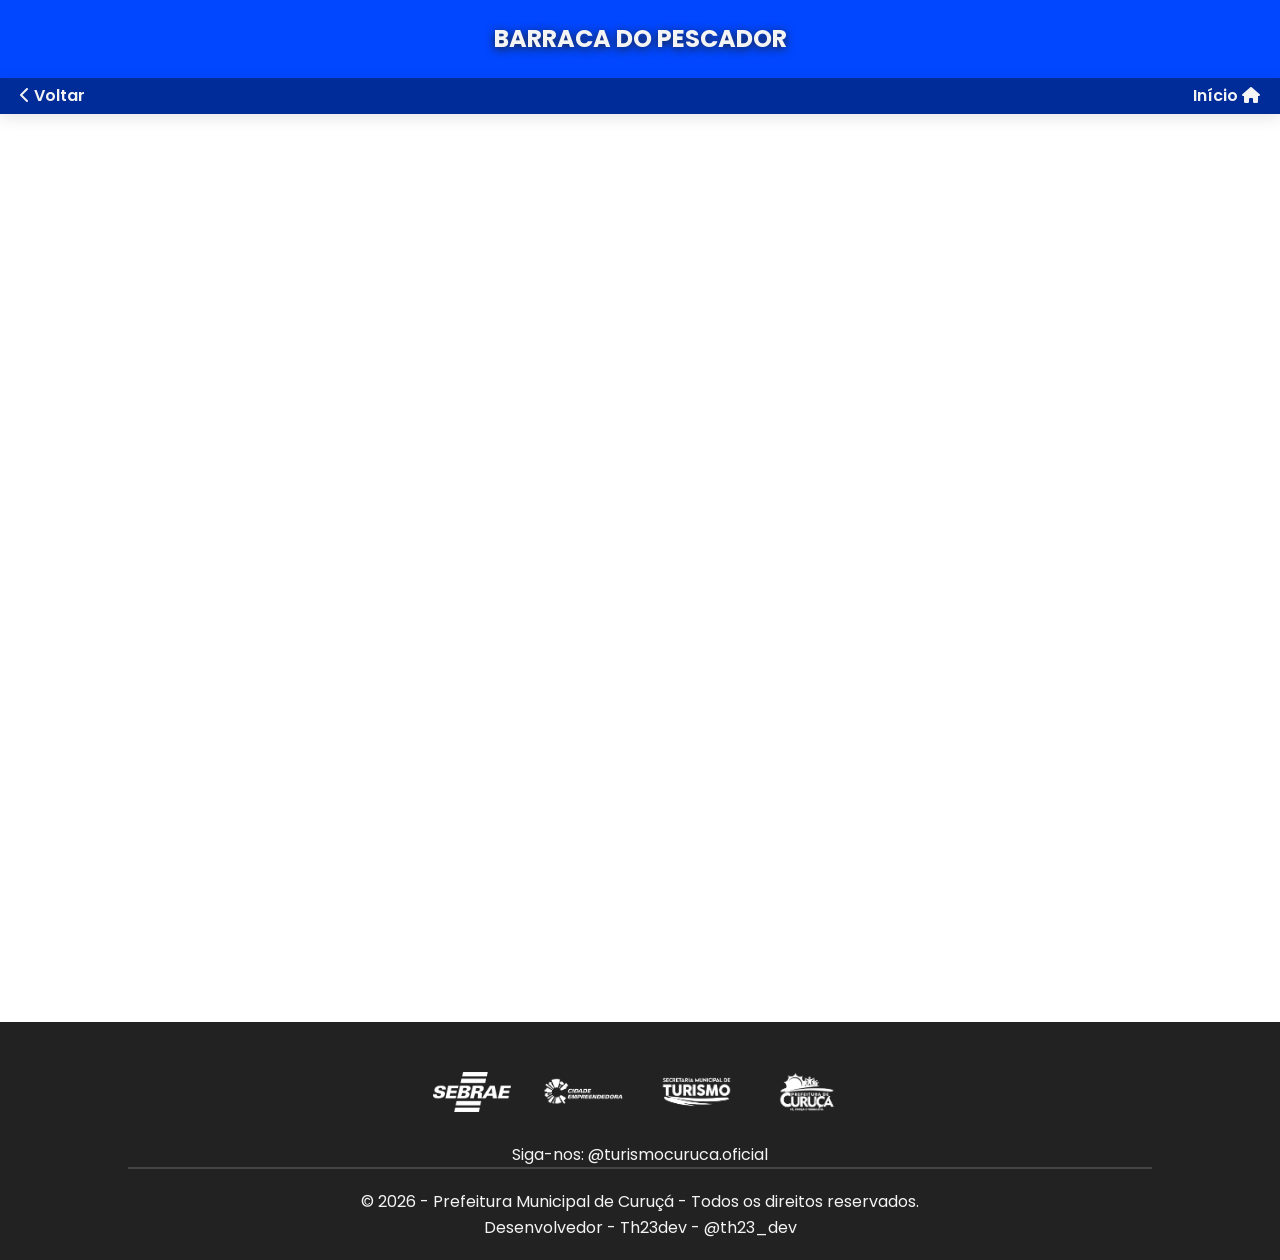
<file: pages/barraca_do_pescador.html>
<!DOCTYPE html>
<html lang="pt-br">

<head>
   <meta charset="UTF-8">
   <meta name="viewport" content="width=device-width, initial-scale=1.0">
   <title>Turismo Curuçá - Portal</title>
   <link href="https://cdnjs.cloudflare.com/ajax/libs/font-awesome/6.0.0/css/all.min.css" rel="stylesheet">
   <link rel="stylesheet" href="../css/conexao.css">
</head>

<body>

   <nav class="back-nav">
      <div class="text-box">
         <h1>Barraca do Pescador</h1>
      </div>
      <div class="btn-box">
         <a href="menu.html" class="btn-voltar">
            <i class="fas fa-chevron-left"></i> Voltar
         </a>
         <a href="../index.html" class="btn-voltar">
            Início <i class="fas fa-house"></i>
         </a>
      </div>
   </nav>

   <main>
      <iframe id="barraca-do-pescador" src="https://sabor-curuca-pescador.base44.app/Home" frameborder="0"></iframe>
   </main>

   <footer>
      <div class="footer-logos">
         <img src="../imgs/logos-bg/logo-sebrae.webp" alt="sebrae">
         <img src="../imgs/logos-bg/logo-cidade-empreendedora.webp" alt="cidade empreendedora">
         <img src="../imgs/logos-bg/logo-sec-turismo.webp" alt="secretaria de turismo Curuçá">
         <img src="../imgs/logos-bg/logo-prefeitura-curuca.webp" alt="prefeitura de Curuçá">
      </div>
      <div class="social-links">
         <p>Siga-nos: @turismocuruca.oficial</p>
      </div>
      <hr style="border: 0.5px solid #444; margin-bottom: 20px;">
      <p>&copy; 2026 - Prefeitura Municipal de Curuçá - Todos os direitos reservados.</p>
      <p>Desenvolvedor - Th23dev - @th23_dev</p>
   </footer>

</body>
<script src="../js/script.js"></script>
</html>
</file>
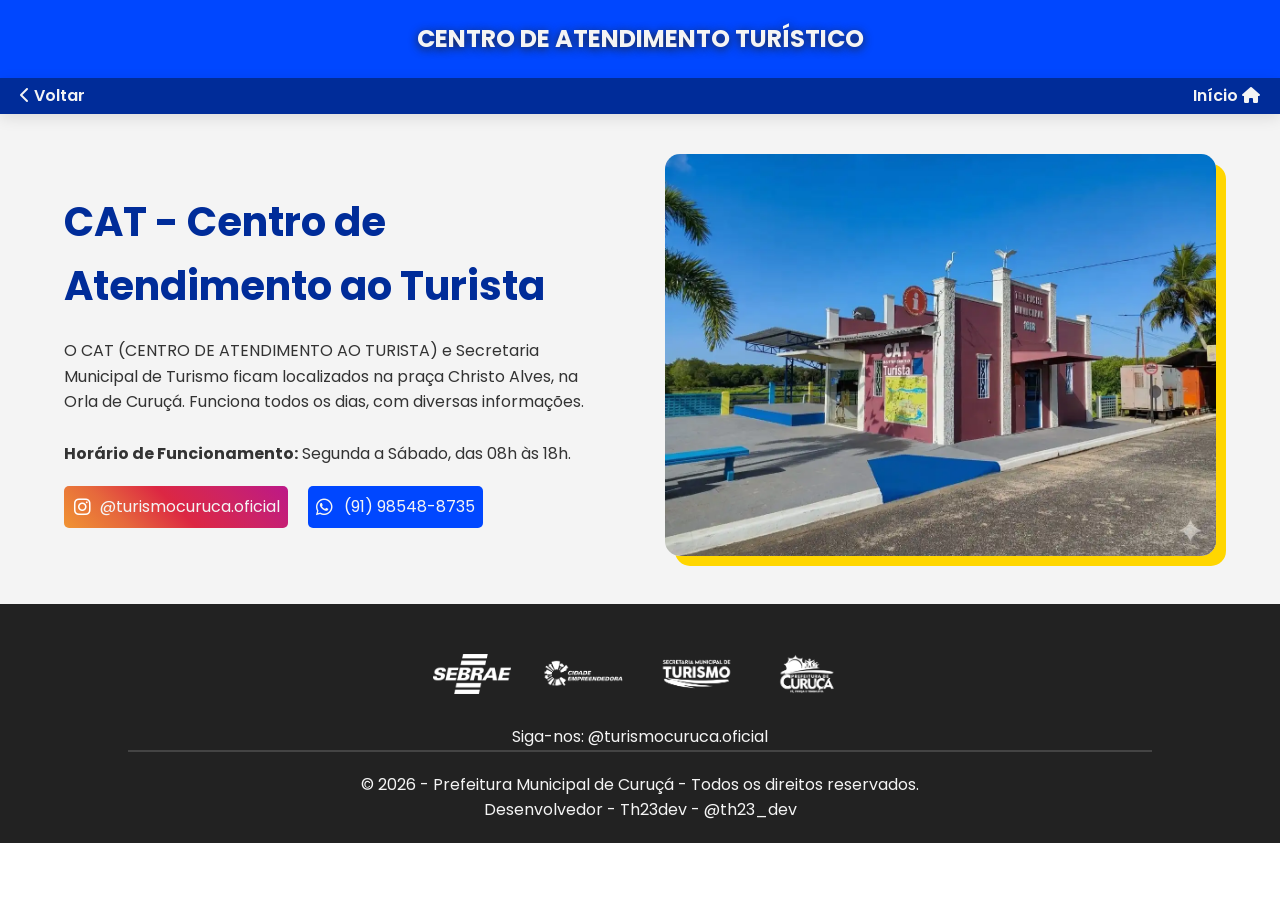
<file: pages/cat.html>
<!DOCTYPE html>
<html lang="pt-br">

<head>
   <meta charset="UTF-8">
   <meta name="viewport" content="width=device-width, initial-scale=1.0">
   <title>Turismo Curuçá - Portal</title>
   <link href="https://cdnjs.cloudflare.com/ajax/libs/font-awesome/6.0.0/css/all.min.css" rel="stylesheet">
   <link rel="stylesheet" href="../css/conexao.css">
</head>

<body>

   <nav class="back-nav">
      <div class="text-box">
         <h1>Centro de Atendimento Turístico</h1>
      </div>
      <div class="btn-box">
         <a href="menu.html" class="btn-voltar">
            <i class="fas fa-chevron-left"></i> Voltar
         </a>
         <a href="../index.html" class="btn-voltar">
            Início <i class="fas fa-house"></i>
         </a>
      </div>
   </nav>

   <main>
      <section class="info-section">
         <div class="info">
            <h2>CAT - Centro de Atendimento ao Turista</h2>
            <p>O CAT (CENTRO DE ATENDIMENTO AO TURISTA) e Secretaria Municipal de Turismo ficam localizados na praça
               Christo Alves, na Orla de Curuçá.
               Funciona todos os dias, com diversas informações.</p>
            <br>
            <p><strong>Horário de Funcionamento:</strong> Segunda a Sábado, das 08h às 18h.</p>

            <div class="social-links">
               <a class="tag insta" href="https://www.instagram.com/turismocuruca.oficial" target="_blank"><i
                     class="fab fa-instagram"></i>@turismocuruca.oficial</a>
               <span class="zapp tag"><i class="fab fa-whatsapp"></i>(91) 98548-8735</span>
            </div>
         </div>
         <div class="info-image">
            <img src="../imgs/logos-bg/cat.webp" alt="Centro de Atendimento ao Turista">
         </div>
      </section>

   </main>

   <footer>
      <div class="footer-logos">
         <img src="../imgs/logos-bg/logo-sebrae.webp" alt="sebrae">
         <img src="../imgs/logos-bg/logo-cidade-empreendedora.webp" alt="cidade empreendedora">
         <img src="../imgs/logos-bg/logo-sec-turismo.webp" alt="secretaria de turismo Curuçá">
         <img src="../imgs/logos-bg/logo-prefeitura-curuca.webp" alt="prefeitura de Curuçá">
      </div>
      <div class="social-links">
         <p>Siga-nos: @turismocuruca.oficial</p>
      </div>
      <hr style="border: 0.5px solid #444; margin-bottom: 20px;">
      <p>&copy; 2026 - Prefeitura Municipal de Curuçá - Todos os direitos reservados.</p>
      <p>Desenvolvedor - Th23dev - @th23_dev</p>
   </footer>

</body>
<script src="../js/script.js"></script>
</html>
</file>
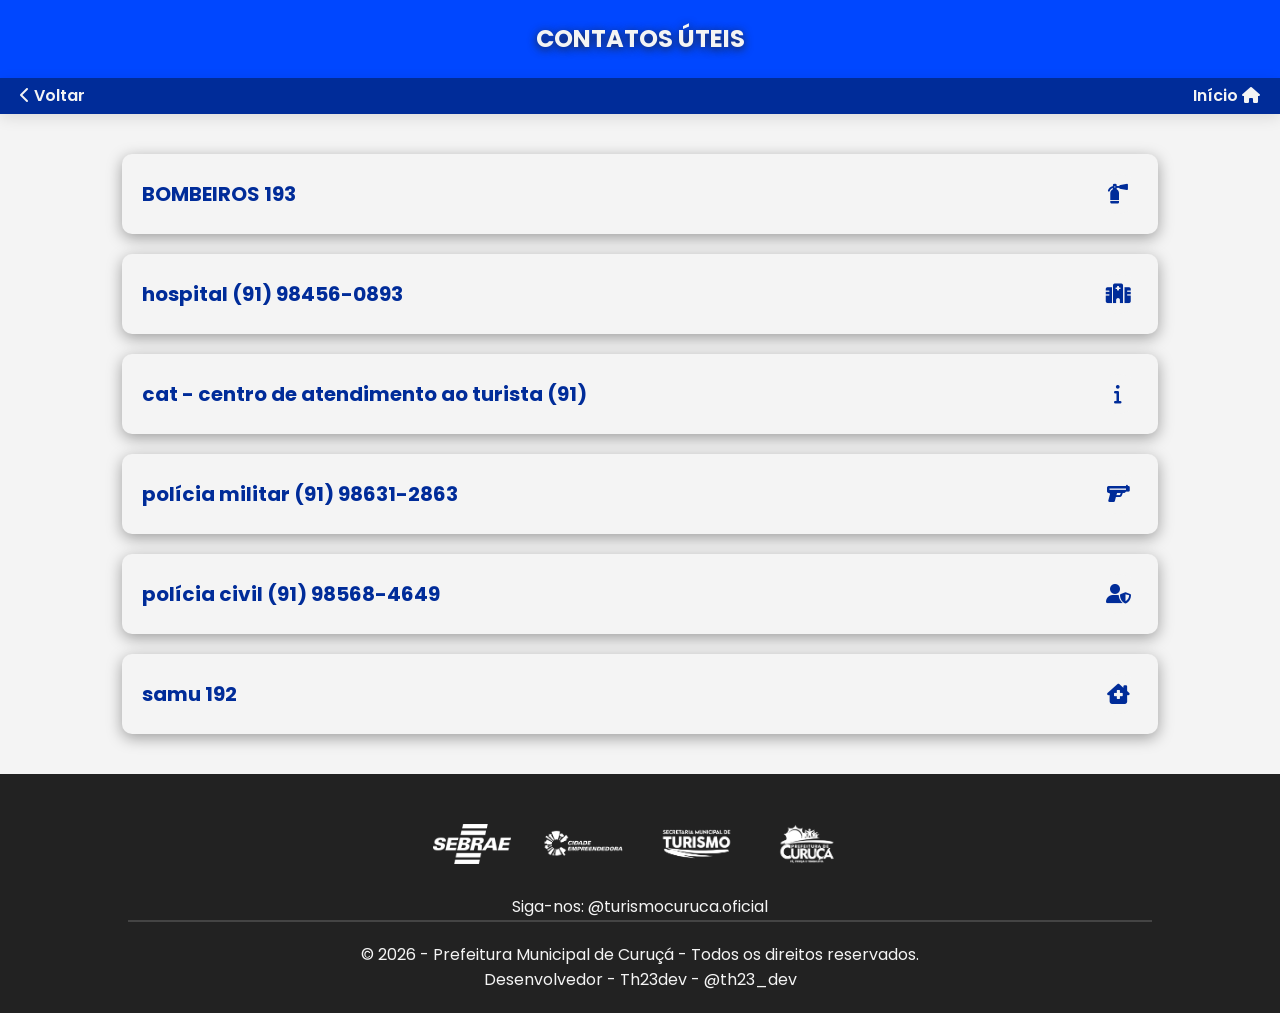
<file: pages/contatos_uteis.html>
<!DOCTYPE html>
<html lang="pt-br">

<head>
   <meta charset="UTF-8">
   <meta name="viewport" content="width=device-width, initial-scale=1.0">
   <title>Turismo Curuçá - Portal</title>
   <link href="https://cdnjs.cloudflare.com/ajax/libs/font-awesome/6.0.0/css/all.min.css" rel="stylesheet">
   <link rel="stylesheet" href="../css/conexao.css">
</head>

<body>

   <nav class="back-nav">
      <div class="text-box">
         <h1>Contatos Úteis</h1>
      </div>
      <div class="btn-box">
         <a href="menu.html" class="btn-voltar">
            <i class="fas fa-chevron-left"></i> Voltar
         </a>
         <a href="../index.html" class="btn-voltar">
            Início <i class="fas fa-house"></i>
         </a>
      </div>
   </nav>

   <main>
      <section id="contact-section">
         <div class="contact">
            BOMBEIROS 193 <i class="fas fa-fire-extinguisher"></i>
         </div>
         <div class="contact">
            hospital (91) 98456-0893 <i class="fas fa-hospital"></i>
         </div>
         <div class="contact">
            cat - centro de atendimento ao turista (91) <i class="fas fa-info"></i>
         </div>
         <div class="contact">
            polícia militar (91) 98631-2863 <i class="fas fa-gun"></i>
         </div>
         <div class="contact">
            polícia civil (91) 98568-4649 <i class="fas fa-user-shield"></i>
         </div>
         <div class="contact">
            samu 192 <i class="fas fa-house-chimney-medical"></i>
         </div>
      </section>
   </main>

   <footer>
      <div class="footer-logos">
         <img src="../imgs/logos-bg/logo-sebrae.webp" alt="sebrae">
         <img src="../imgs/logos-bg/logo-cidade-empreendedora.webp" alt="cidade empreendedora">
         <img src="../imgs/logos-bg/logo-sec-turismo.webp" alt="secretaria de turismo Curuçá">
         <img src="../imgs/logos-bg/logo-prefeitura-curuca.webp" alt="prefeitura de Curuçá">
      </div>
      <div class="social-links">
         <p>Siga-nos: @turismocuruca.oficial</p>
      </div>
      <hr style="border: 0.5px solid #444; margin-bottom: 20px;">
      <p>&copy; 2026 - Prefeitura Municipal de Curuçá - Todos os direitos reservados.</p>
      <p>Desenvolvedor - Th23dev - @th23_dev</p>
   </footer>

</body>
<script src="../js/script.js"></script>
</html>
</file>
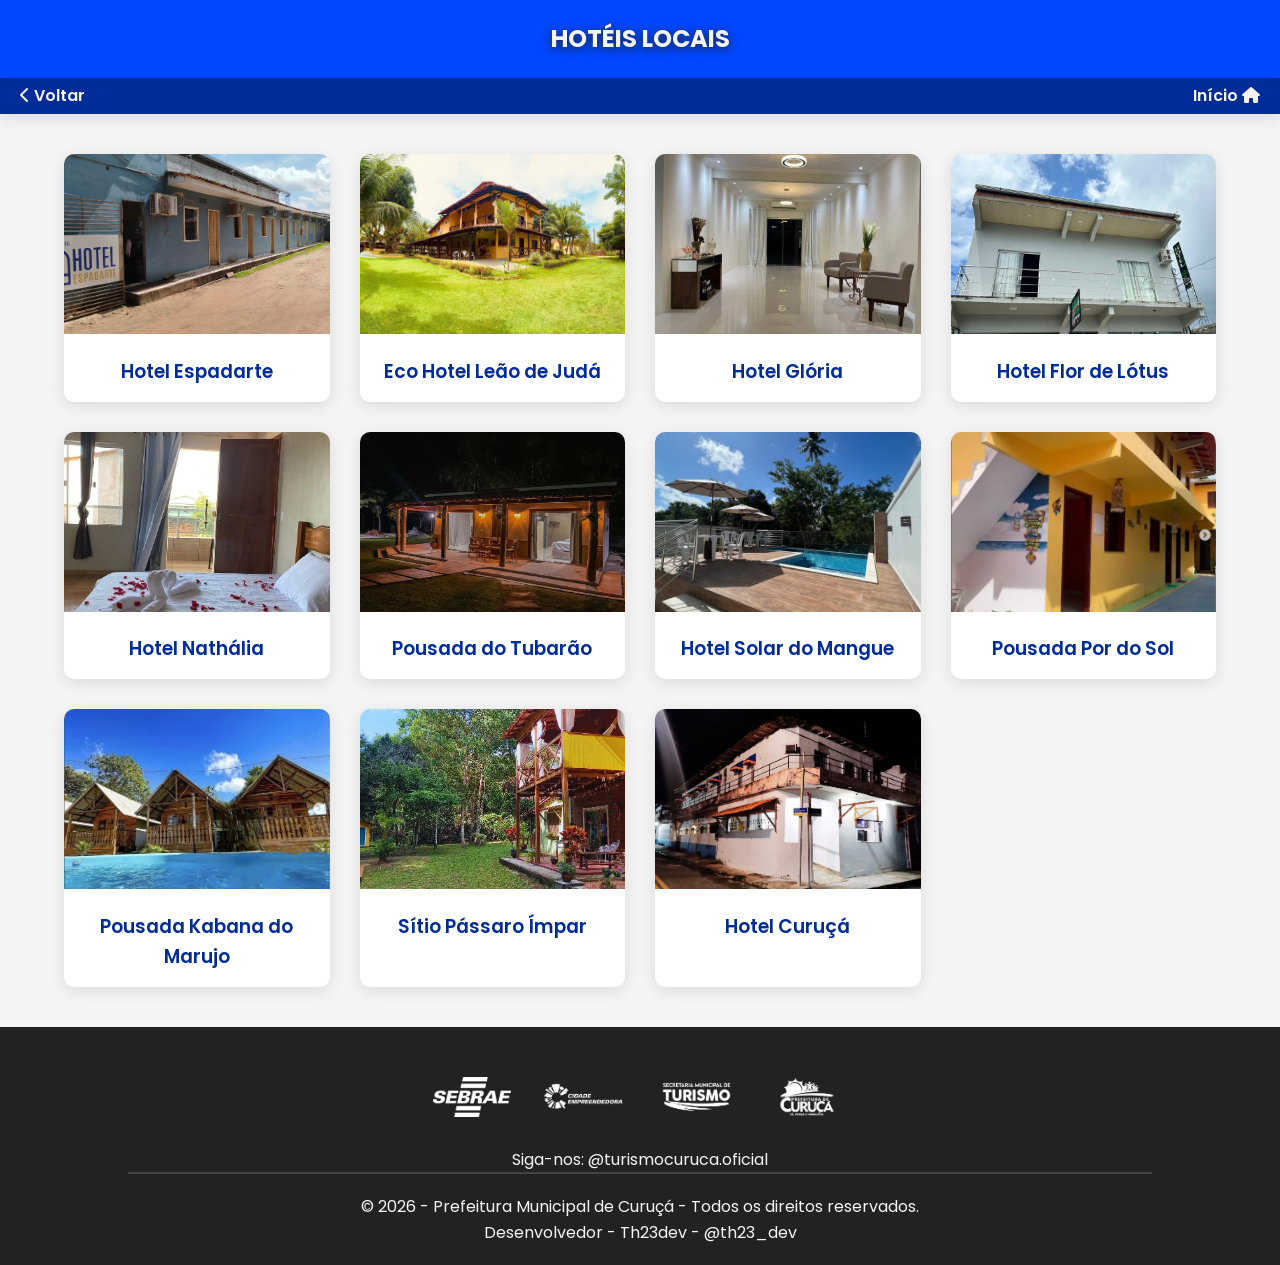
<file: pages/hoteis.html>
<!DOCTYPE html>
<html lang="pt-br">

<head>
   <meta charset="UTF-8">
   <meta name="viewport" content="width=device-width, initial-scale=1.0">
   <title>Turismo Curuçá - Portal</title>
   <link href="https://cdnjs.cloudflare.com/ajax/libs/font-awesome/6.0.0/css/all.min.css" rel="stylesheet">
   <link rel="stylesheet" href="../css/conexao.css">
</head>

<body>

   <nav class="back-nav">
      <div class="text-box">
         <h1>Hotéis Locais</h1>
      </div>
      <div class="btn-box">
         <a href="menu.html" class="btn-voltar">
            <i class="fas fa-chevron-left"></i> Voltar
         </a>
         <a href="../index.html" class="btn-voltar">
            Início <i class="fas fa-house"></i>
         </a>
      </div>
   </nav>

   <main>
      <!-- Catálogo de prais -->
      <section class="catalogo">
         <div class="cards-grid">
            <div class="card" onclick="openModal('espadarte')">
               <img src="../imgs/hoteis/espadarte.webp" alt="Hotel Espadarte">
               <h3>Hotel Espadarte</h3>
            </div>

            <div class="card" onclick="openModal('leao-de-juda')">
               <img src="../imgs/hoteis/leao-de-juda/leao-de-juda.webp" alt="Eco Hotel Leão de Judá">
               <h3>Eco Hotel Leão de Judá</h3>
            </div>

            <div class="card" onclick="openModal('gloria')">
               <img src="../imgs/hoteis/gloria.webp" alt="Hotel Glória">
               <h3>Hotel Glória</h3>
            </div>

            <div class="card" onclick="openModal('flor-de-lotus')">
               <img src="../imgs/hoteis/flor-de-lotus.webp" alt="Hotel Flor de Lótus">
               <h3>Hotel Flor de Lótus</h3>
            </div>

            <div class="card" onclick="openModal('nathalia')">
               <img src="../imgs/hoteis/nathalia.webp" alt="Hotel Nathália">
               <h3>Hotel Nathália</h3>
            </div>

            <div class="card" onclick="openModal('tubarao')">
               <img src="../imgs/hoteis/tubarao.webp" alt="Pousada do Tubarão">
               <h3>Pousada do Tubarão</h3>
            </div>

            <div class="card" onclick="openModal('solar-do-mangue')">
               <img src="../imgs/hoteis/solar-do-mangue.webp" alt="Hotel Solar do Mangue">
               <h3>Hotel Solar do Mangue</h3>
            </div>

            <div class="card" onclick="openModal('por-do-sol')">
               <img src="../imgs/hoteis/por-do-sol.webp" alt="Pousada Por do Sol">
               <h3>Pousada Por do Sol</h3>
            </div>

            <div class="card" onclick="openModal('kabana-do-marujo')">
               <img src="../imgs/hoteis/kabana-do-marujo.webp" alt="Pousada Kabana do Marujo">
               <h3>Pousada Kabana do Marujo</h3>
            </div>

            <div class="card" onclick="openModal('passaro-impar')">
               <img src="../imgs/hoteis/passaro-impar.webp" alt="Sítio Pássaro Ímpar">
               <h3>Sítio Pássaro Ímpar</h3>
            </div>

            <div class="card" onclick="openModal('hotel-curuca')">
               <img src="../imgs/hoteis/hotel-curuca.webp" alt="Hotel Curuçá">
               <h3>Hotel Curuçá</h3>
            </div>
      </section>

      <!-- Modais -->
      <div id="modal-espadarte" class="modal">
         <div class="modal-box">
            <span class="close" onclick="closeModal('espadarte')">&times;</span>
            <div class="image-carousel">
               <div class="carousel-images">
                  <div class="carousel-image" style="background-image: url('../imgs/hoteis/espadarte.webp');"></div>
               </div>
               <button class="carousel-btn prev" onclick="prevImage('espadarte')">&#10094;</button>
               <button class="carousel-btn next" onclick="nextImage('espadarte')">&#10095;</button>
               <div class="carousel-indicators">
               </div>
            </div>
            <div class="text-box">
               <h2>Hotel Espadarte</h2>
               <p>Localizado na Av. Paes de Carvalho, s/n, Centro, frente do terminal rodoviário.
                  Um ambiente familiar e agradável. </p>
               <div class="info-tags">
                  <span class="tag"><i class="fab fa-whatsapp"></i>(91) 99144-0551</span>
                  <a class="tag insta" href="https://www.instagram.com/hotel.espadarte1" target="_blank">
                     <i class="fab fa-instagram"></i>@hotel.espadarte1
                  </a>
                  <span class="tag"><i class="fas fa-utensils"></i>Restaurante</span>
               </div>
            </div>
         </div>
      </div>

      <div id="modal-leao-de-juda" class="modal">
         <div class="modal-box">
            <span class="close" onclick="closeModal('leao-de-juda')">&times;</span>
            <div class="image-carousel">
               <div class="carousel-images">
                  <div class="carousel-image" style="background-image: url('../imgs/hoteis/leao-de-juda/leao-de-juda.webp');"></div>
                  <div class="carousel-image" style="background-image: url('../imgs/hoteis/leao-de-juda/leao-de-juda1.webp');"></div>
                  <div class="carousel-image" style="background-image: url('../imgs/hoteis/leao-de-juda/leao-de-juda2.webp');"></div>
                  <div class="carousel-image" style="background-image: url('../imgs/hoteis/leao-de-juda/leao-de-juda3.webp');"></div>
                  <div class="carousel-image" style="background-image: url('../imgs/hoteis/leao-de-juda/leao-de-juda4.webp');"></div>
               </div>
               <button class="carousel-btn prev" onclick="prevImage('leao-de-juda')">&#10094;</button>
               <button class="carousel-btn next" onclick="nextImage('leao-de-juda')">&#10095;</button>
               <div class="carousel-indicators">
               </div>
            </div>
            <div class="text-box">
               <h2>Eco Hotel Leão de Judá</h2>
               <p>Eles oferecem uma variedade de pacotes para você aproveitar uma maravilhosa gastronomia em um ambiente
                  familiar de frente para o mar. Está localizado na comunidade de boa Vista do Muriá, há 7 km do centro
                  de Curuçá.</p>
               <div class="info-tags">
                  <span class="tag"><i class="fab fa-whatsapp phone"></i>(91) 98217-6565</span>
                  <a class="tag insta" href="https://www.instagram.com/ecohotelleaodejuda" target="_blank">
                     <i class="fab fa-instagram"></i>@ecohotelleaodejuda
                  </a>
                  <span class="tag"><i class="fas fa-utensils"></i>Restaurante</span>
               </div>
            </div>
         </div>
      </div>

      <div id="modal-gloria" class="modal">
         <div class="modal-box">
            <span class="close" onclick="closeModal('gloria')">&times;</span>
            <div class="image-carousel">
               <div class="carousel-images">
                  <div class="carousel-image" style="background-image: url('../imgs/hoteis/gloria.webp');"></div>
               </div>
               <button class="carousel-btn prev" onclick="prevImage('gloria')">&#10094;</button>
               <button class="carousel-btn next" onclick="nextImage('gloria')">&#10095;</button>
               <div class="carousel-indicators">
               </div>
            </div>
            <div class="text-box">
               <h2>Hotel Glória</h2>
               <p>Localizado na travessa Duque de Caxias, Nº 51, centro da cidade.
                  Um ambiente familiar e agradável. </p>
               <div class="info-tags">
                  <span class="tag"><i class="fab fa-whatsapp phone"></i>(91) 99223-9552</span>
                  <a class="tag insta" href="https://www.instagram.com/hotel_gloria_2024" target="_blank">
                     <i class="fab fa-instagram"></i>@hotel_gloria_2024
                  </a>
               </div>
            </div>
         </div>
      </div>

      <div id="modal-flor-de-lotus" class="modal">
         <div class="modal-box">
            <span class="close" onclick="closeModal('flor-de-lotus')">&times;</span>
            <div class="image-carousel">
               <div class="carousel-images">
                  <div class="carousel-image" style="background-image: url('../imgs/hoteis/flor-de-lotus.webp');"></div>
               </div>
               <button class="carousel-btn prev" onclick="prevImage('flor-de-lotus')">&#10094;</button>
               <button class="carousel-btn next" onclick="nextImage('flor-de-lotus')">&#10095;</button>
               <div class="carousel-indicators">
               </div>
            </div>
            <div class="text-box">
               <h2>Hotel Flor de Lótus</h2>
               <p>Localizado na travessa Marques de Herval, Centro, ao lado do hospital Municipal.
                  Um ambiente familiar e agradável.</p>
               <div class="info-tags">
                  <span class="tag"><i class="fab fa-whatsapp phone"></i>(91) 99197-7209</span>
               </div>
            </div>
         </div>
      </div>

      <div id="modal-nathalia" class="modal">
         <div class="modal-box">
            <span class="close" onclick="closeModal('nathalia')">&times;</span>
            <div class="image-carousel">
               <div class="carousel-images">
                  <div class="carousel-image" style="background-image: url('../imgs/hoteis/nathalia.webp');"></div>
               </div>
               <button class="carousel-btn prev" onclick="prevImage('nathalia')">&#10094;</button>
               <button class="carousel-btn next" onclick="nextImage('nathalia')">&#10095;</button>
               <div class="carousel-indicators">
               </div>
            </div>
            <div class="text-box">
               <h2>Hotel Nathália</h2>
               <p>Localizado na travessa Independente, s/n, centro Abade.
                  Um ambiente familiar e agradável.</p>
               <div class="info-tags">
                  <span class="tag"><i class="fab fa-whatsapp phone"></i>(91) 99271-2740</span>
                  <a class="tag insta" href="https://www.instagram.com/hotelnathalia" target="_blank">
                     <i class="fab fa-instagram"></i>@hotelnathalia
                  </a>
               </div>
            </div>
         </div>
      </div>

      <div id="modal-tubarao" class="modal">
         <div class="modal-box">
            <span class="close" onclick="closeModal('tubarao')">&times;</span>
            <div class="image-carousel">
               <div class="carousel-images">
                  <div class="carousel-image" style="background-image: url('../imgs/hoteis/tubarao.webp');"></div>
               </div>
               <button class="carousel-btn prev" onclick="prevImage('tubarao')">&#10094;</button>
               <button class="carousel-btn next" onclick="nextImage('tubarao')">&#10095;</button>
               <div class="carousel-indicators">
               </div>
            </div>
            <div class="text-box">
               <h2>Pousada do Tubarão</h2>
               <p>Localizado na Vila do Coqueiro, há 23 km do centro de Curuçá.
                  Contato direto com a natureza e uma vista apaixonante.</p>
               <div class="info-tags">
                  <span class="tag"><i class="fab fa-whatsapp phone"></i>(91) 98822-7275</span>
                  <a class="tag insta" href="https://www.instagram.com/peixariadotubarao" target="_blank">
                     <i class="fab fa-instagram"></i>@peixariadotubarao
                  </a>
               </div>
            </div>
         </div>
      </div>

      <div id="modal-solar-do-mangue" class="modal">
         <div class="modal-box">
            <span class="close" onclick="closeModal('solar-do-mangue')">&times;</span>
            <div class="image-carousel">
               <div class="carousel-images">
                  <div class="carousel-image" style="background-image: url('../imgs/hoteis/solar-do-mangue.webp');"></div>
               </div>
               <button class="carousel-btn prev" onclick="prevImage('solar-do-mangue')">&#10094;</button>
               <button class="carousel-btn next" onclick="nextImage('solar-do-mangue')">&#10095;</button>
               <div class="carousel-indicators">
               </div>
            </div>
            <div class="text-box">
               <h2>Hotel Solar do Mangue</h2>
               <p>Localizado na travessa Saldanha Marinho, s/n, Centro.
                  Espaço mais charmoso e exclusivo de Curuçá.</p>
               <div class="info-tags">
                  <span class="tag"><i class="fab fa-whatsapp phone"></i>(91) 98342-3447</span>
                  <a class="tag insta" href="https://www.instagram.com/solardomangue" target="_blank">
                     <i class="fab fa-instagram"></i>@slardomangue
                  </a>
                  <span class="tag"><i class="fas fa-utensils"></i>Restaurante</span>
               </div>
            </div>
         </div>
      </div>

      <div id="modal-por-do-sol" class="modal">
         <div class="modal-box">
            <span class="close" onclick="closeModal('por-do-sol')">&times;</span>
            <div class="image-carousel">
               <div class="carousel-images">
                  <div class="carousel-image" style="background-image: url('../imgs/hoteis/por-do-sol.webp');"></div>
               </div>
               <button class="carousel-btn prev" onclick="prevImage('por-do-sol')">&#10094;</button>
               <button class="carousel-btn next" onclick="nextImage('por-do-sol')">&#10095;</button>
               <div class="carousel-indicators">
               </div>
            </div>
            <div class="text-box">
               <h2>Pousada Por do Sol</h2>
               <p>Localizado na travessa Independente, s/n, centro Abade.
                  Um ambiente familiar e agradável. </p>
               <div class="info-tags">
                  <span class="tag"><i class="fab fa-whatsapp phone"></i>(91) 99839-4791</span>
                  <a class="tag insta" href="https://www.instagram.com/pousadapordosolabadee" target="_blank">
                     <i class="fab fa-instagram"></i>@pousadapordosolabadee
                  </a>
               </div>
            </div>
         </div>
      </div>

      <div id="modal-kabana-do-marujo" class="modal">
         <div class="modal-box">
            <span class="close" onclick="closeModal('kabana-do-marujo')">&times;</span>
            <div class="image-carousel">
               <div class="carousel-images">
                  <div class="carousel-image" style="background-image: url('../imgs/hoteis/kabana-do-marujo.webp');"></div>
               </div>
               <button class="carousel-btn prev" onclick="prevImage('kabana-do-marujo')">&#10094;</button>
               <button class="carousel-btn next" onclick="nextImage('kabana-do-marujo')">&#10095;</button>
               <div class="carousel-indicators">
               </div>
            </div>
            <div class="text-box">
               <h2>Pousada Kabana do Marujo</h2>
               <p>Restaurante e Pousada
                  Kabana do Marujo.
                  Localizado na Orla da comunidade de Boa Vista do Muriá, fica 7 km do centro de Curuçá.
                  Cardápio variado.</p>
               <div class="info-tags">
                  <span class="tag"><i class="fab fa-whatsapp phone"></i>(91) 91 99370-2142</span>
                  <a class="tag insta" href="https://www.instagram.com/kabanadomarujo" target="_blank">
                     <i class="fab fa-instagram"></i>@kabanadomarujo
                  </a>
                  <span class="tag"><i class="fas fa-utensils"></i>Restaurante</span>
               </div>
            </div>
         </div>
      </div>

      <div id="modal-passaro-impar" class="modal">
         <div class="modal-box">
            <span class="close" onclick="closeModal('passaro-impar')">&times;</span>
            <div class="image-carousel">
               <div class="carousel-images">
                  <div class="carousel-image" style="background-image: url('../imgs/hoteis/passaro-impar.webp');"></div>
               </div>
               <button class="carousel-btn prev" onclick="prevImage('passaro-impar')">&#10094;</button>
               <button class="carousel-btn next" onclick="nextImage('passaro-impar')">&#10095;</button>
               <div class="carousel-indicators">
               </div>
            </div>
            <div class="text-box">
               <h2>Sítio Pássaro Ímpar</h2>
               <p>Localizado na Comunidade do Valério, Ramal do Piquiateua, Nº07.
                  Refúgio de paz e conexão com a natureza. </p>
               <div class="info-tags">
                  <span class="tag"><i class="fab fa-whatsapp phone"></i>(91) 98485-9829</span>
                  <a class="tag insta" href="https://www.instagram.com/sitiopassaroimpar" target="_blank">
                     <i class="fab fa-instagram"></i>@sitiopassaroimpar
                  </a>
               </div>
            </div>
         </div>
      </div>

      <div id="modal-hotel-curuca" class="modal">
         <div class="modal-box">
            <span class="close" onclick="closeModal('hotel-curuca')">&times;</span>
            <div class="image-carousel">
               <div class="carousel-images">
                  <div class="carousel-image" style="background-image: url('../imgs/hoteis/hotel-curuca.webp');"></div>
               </div>
               <button class="carousel-btn prev" onclick="prevImage('hotel-curuca')">&#10094;</button>
               <button class="carousel-btn next" onclick="nextImage('hotel-curuca')">&#10095;</button>
               <div class="carousel-indicators">
               </div>
            </div>
            <div class="text-box">
               <h2>Hotel Curuçá</h2>
               <p>Localizado na Rua do Rosário, Nº 07 - Centro, frente da orla da cidade.
                  Um ambiente familiar e agradável. </p>
               <div class="info-tags">
                  <span class="tag"><i class="fab fa-whatsapp phone"></i>(91) 98987-9408</span>
                  <a class="tag insta" href="https://www.instagram.com/hotelcuruca" target="_blank">
                     <i class="fab fa-instagram"></i>@hotelcuruca
                  </a>
               </div>
            </div>
         </div>
      </div>
   </main>

   <footer>
      <div class="footer-logos">
         <img src="../imgs/logos-bg/logo-sebrae.webp" alt="sebrae">
         <img src="../imgs/logos-bg/logo-cidade-empreendedora.webp" alt="cidade empreendedora">
         <img src="../imgs/logos-bg/logo-sec-turismo.webp" alt="secretaria de turismo Curuçá">
         <img src="../imgs/logos-bg/logo-prefeitura-curuca.webp" alt="prefeitura de Curuçá">
      </div>
      <div class="social-links">
         <p>Siga-nos: @turismocuruca.oficial</p>
      </div>
      <hr style="border: 0.5px solid #444; margin-bottom: 20px;">
      <p>&copy; 2026 - Prefeitura Municipal de Curuçá - Todos os direitos reservados.</p>
      <p>Desenvolvedor - Th23dev - @th23_dev</p>
   </footer>

</body>
<script src="../js/script.js"></script>
<script src="../js/catalogo.js"></script>

</html>
</file>
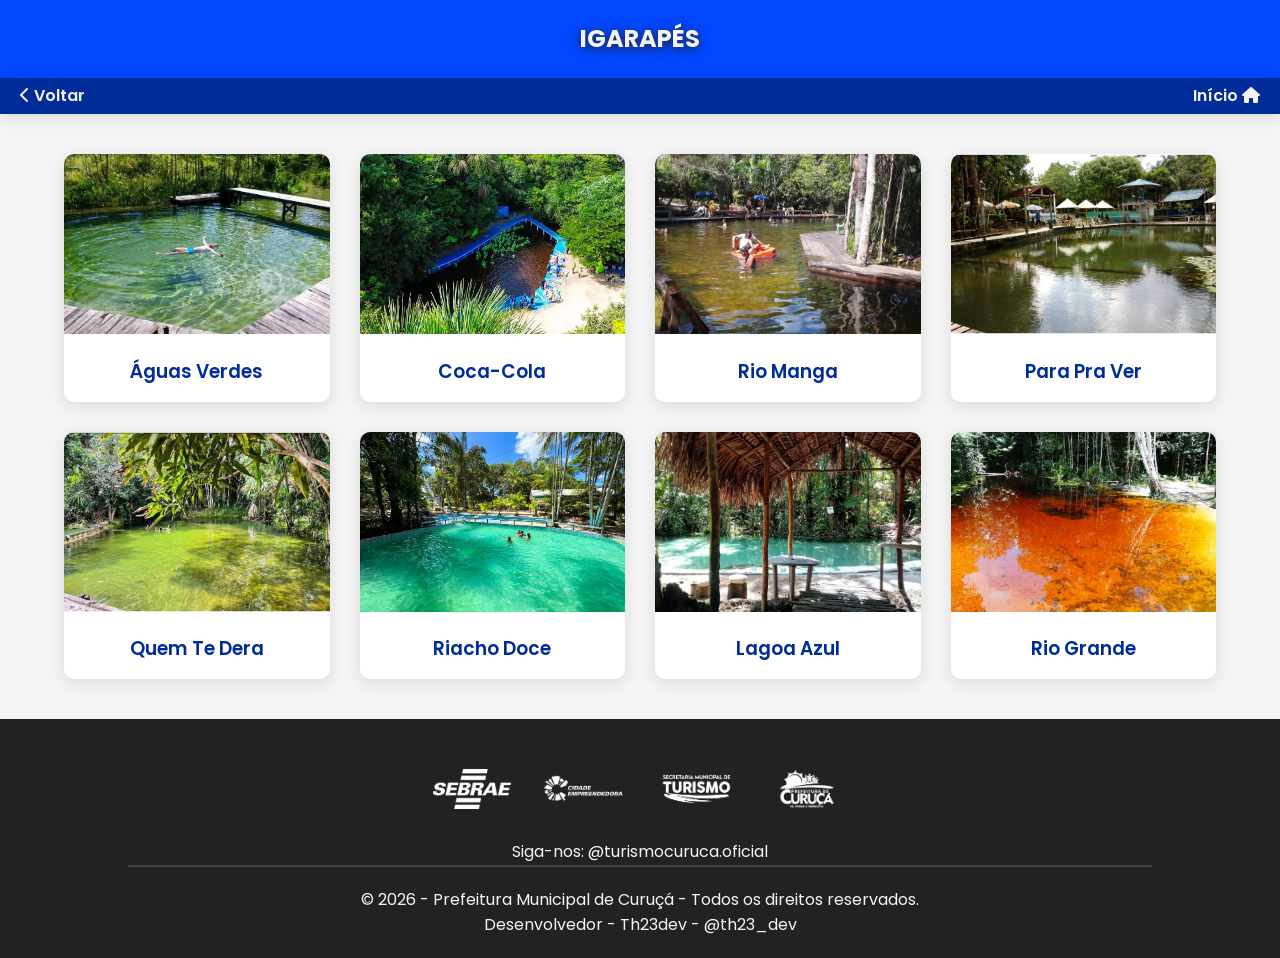
<file: pages/igarapes.html>
<!DOCTYPE html>
<html lang="pt-br">

<head>
   <meta charset="UTF-8">
   <meta name="viewport" content="width=device-width, initial-scale=1.0">
   <title>Turismo Curuçá - Portal</title>
   <link href="https://cdnjs.cloudflare.com/ajax/libs/font-awesome/6.0.0/css/all.min.css" rel="stylesheet">
   <link rel="stylesheet" href="../css/conexao.css">
</head>

<body>

   <nav class="back-nav">
      <div class="text-box">
         <h1>Igarapés</h1>
      </div>
      <div class="btn-box">
         <a href="menu.html" class="btn-voltar">
            <i class="fas fa-chevron-left"></i> Voltar
         </a>
         <a href="../index.html" class="btn-voltar">
            Início <i class="fas fa-house"></i>
         </a>
      </div>
   </nav>

   <main>
      <!-- Catálogo de igarapes -->
      <section class="catalogo">
         <div class="cards-grid">
            <div class="card" onclick="openModal('aguas-verdes')">
               <img src="../imgs/igarapes/aguas-verdes.webp" alt="Águas Verdes">
               <h3>Águas Verdes</h3>
            </div>

            <div class="card" onclick="openModal('coca-cola')">
               <img src="../imgs/igarapes/coca-cola/coca-cola.webp" alt="Coca-Cola">
               <h3>Coca-Cola</h3>
            </div>

            <div class="card" onclick="openModal('manga')">
               <img src="../imgs/igarapes/manga.webp" alt="Rio Manga">
               <h3>Rio Manga</h3>
            </div>

            <div class="card" onclick="openModal('para-pra-ver')">
               <img src="../imgs/igarapes/para-pra-ver.webp" alt="Para pra ver">
               <h3>Para Pra Ver</h3>
            </div>

            <div class="card" onclick="openModal('quem-te-dera')">
               <img src="../imgs/igarapes/quem-te-dera.webp" alt="Quem te dera">
               <h3>Quem Te Dera</h3>
            </div>

            <div class="card" onclick="openModal('riacho-doce')">
               <img src="../imgs/igarapes/riacho-doce.webp" alt="Riacho Doce">
               <h3>Riacho Doce</h3>
            </div>

            <div class="card" onclick="openModal('lagoa-azul')">
               <img src="../imgs/igarapes/lagoa-azul.webp" alt="Lagoa Azul">
               <h3>Lagoa Azul</h3>
            </div>

            <div class="card" onclick="openModal('rio-grande')">
               <img src="../imgs/igarapes/rio-grande.webp" alt="Rio Grande">
               <h3>Rio Grande</h3>
            </div>
      </section>

      <!-- Modais -->
      <div id="modal-aguas-verdes" class="modal">
         <div class="modal-box">
            <span class="close" onclick="closeModal('aguas-verdes')">&times;</span>
            <div class="image-carousel">
               <div class="carousel-images">
                  <div class="carousel-image" style="background-image: url('../imgs/igarapes/aguas-verdes.webp');">
                  </div>
               </div>
               <button class="carousel-btn prev" onclick="prevImage('aguas-verdes')">&#10094;</button>
               <button class="carousel-btn next" onclick="nextImage('aguas-verdes')">&#10095;</button>
               <div class="carousel-indicators">
               </div>
            </div>
            <div class="text-box">
               <h2>Águas Verdes</h2>
               <p>Balneário Águas Verdes, situado na comunidade do Simôa, 30 km do centro de Curuçá. A taxa para entrada
                  é
                  de R$ 10,00 por pessoa. Proibido a entrada com bebidas e som automotivo.</p>
               <div class="info-tags">
                  <span class="tag"><i class="fas fa-phone"></i>(91) 99208-4272</span>
               </div>
            </div>
         </div>
      </div>

      <div id="modal-coca-cola" class="modal">
         <div class="modal-box">
            <span class="close" onclick="closeModal('coca-cola')">&times;</span>
            <div class="image-carousel">
               <div class="carousel-images">
                  <div class="carousel-image"
                     style="background-image: url('../imgs/igarapes/coca-cola/coca-cola.webp');"></div>
                  <div class="carousel-image"
                     style="background-image: url('../imgs/igarapes/coca-cola/coca-cola1.webp');"></div>
                  <div class="carousel-image"
                     style="background-image: url('../imgs/igarapes/coca-cola/coca-cola2.webp');"></div>
                  <div class="carousel-image"
                     style="background-image: url('../imgs/igarapes/coca-cola/coca-cola3.webp');"></div>
               </div>
               <button class="carousel-btn prev" onclick="prevImage('coca-cola')">&#10094;</button>
               <button class="carousel-btn next" onclick="nextImage('coca-cola')">&#10095;</button>
               <div class="carousel-indicators">
               </div>
            </div>
            <div class="text-box">
               <h2>Coca-Cola</h2>
               <p>Balneário Coca Cola, situado na comunidade do km 58, fica cerca de 5 km do centro de Curuçá.
                  O igarapé de água avermelhada é muito visitado nos finais de semana.
                  Balneário aberto ao público.</p>
               <div class="info-tags">
                  <span class="tag"><i class="fas fa-phone"></i>Número Indisponível</span>
               </div>
            </div>
         </div>
      </div>

      <div id="modal-manga" class="modal">
         <div class="modal-box">
            <span class="close" onclick="closeModal('manga')">&times;</span>
            <div class="image-carousel">
               <div class="carousel-images">
                  <div class="carousel-image" style="background-image: url('../imgs/igarapes/manga.webp');"></div>
               </div>
               <button class="carousel-btn prev" onclick="prevImage('manga')">&#10094;</button>
               <button class="carousel-btn next" onclick="nextImage('manga')">&#10095;</button>
               <div class="carousel-indicators">
               </div>
            </div>
            <div class="text-box">
               <h2>Rio Manga</h2>
               <p>O Balneário do Manga tem sua água escura e fica localizado no Bairro Rodoviário, há 1 km do centro de
                  Curuçá.
                  A taxa para entrada é de R$ 5,00 por pessoa.</p>
               <div class="info-tags">
                  <span class="tag"><i class="fas fa-phone"></i> (91) 98395-2638</span>
                  <span class="tag"><i class="fas fa-money-bill"></i>Entrada Paga</span>
               </div>
            </div>
         </div>
      </div>

      <div id="modal-para-pra-ver" class="modal">
         <div class="modal-box">
            <span class="close" onclick="closeModal('para-pra-ver')">&times;</span>
            <div class="image-carousel">
               <div class="carousel-images">
                  <div class="carousel-image" style="background-image: url('../imgs/igarapes/para-pra-ver.webp');">
                  </div>
               </div>
               <button class="carousel-btn prev" onclick="prevImage('para-pra-ver')">&#10094;</button>
               <button class="carousel-btn next" onclick="nextImage('para-pra-ver')">&#10095;</button>
               <div class="carousel-indicators">
               </div>
            </div>
            <div class="text-box">
               <h2>Para Pra Ver</h2>
               <p>Balneário Parar pra ver, fica situado no Bairro Rodoviário, aproximadamente
                  1 km do centro de Curuçá.
                  A taxa para entrada é de R$ 5,00 por pessoa. </p>
               <div class="info-tags">
                  <span class="tag"><i class="fas fa-phone"></i>(91) 99137-1979</span>
                  <span class="tag"><i class="fas fa-money-bill"></i>Entrada Paga</span>
               </div>
            </div>
         </div>
      </div>

      <div id="modal-quem-te-dera" class="modal">
         <div class="modal-box">
            <span class="close" onclick="closeModal('quem-te-dera')">&times;</span>
            <div class="image-carousel">
               <div class="carousel-images">
                  <div class="carousel-image" style="background-image: url('../imgs/igarapes/quem-te-dera.webp');">
                  </div>
               </div>
               <button class="carousel-btn prev" onclick="prevImage('quem-te-dera')">&#10094;</button>
               <button class="carousel-btn next" onclick="nextImage('quem-te-dera')">&#10095;</button>
               <div class="carousel-indicators">
               </div>
            </div>
            <div class="text-box">
               <h2>Quem Te Dera</h2>
               <p>O Balneário fica situado na comunidade de Pedras Grandes, há 5 km do centro de Curuçá.
                  Precisa fazer a travessia de barco para chegar ate o igarapé.</p>
               <div class="info-tags">
                  <span class="tag"><i class="fas fa-phone"></i>(91) 99201-4475</span>
               </div>
            </div>
         </div>
      </div>

      <div id="modal-riacho-doce" class="modal">
         <div class="modal-box">
            <span class="close" onclick="closeModal('riacho-doce')">&times;</span>
            <div class="image-carousel">
               <div class="carousel-images">
                  <div class="carousel-image" style="background-image: url('../imgs/igarapes/riacho-doce.webp');"></div>
               </div>
               <button class="carousel-btn prev" onclick="prevImage('riacho-doce')">&#10094;</button>
               <button class="carousel-btn next" onclick="nextImage('riacho-doce')">&#10095;</button>
               <div class="carousel-indicators">
               </div>
            </div>
            <div class="text-box">
               <h2>Riacho Doce</h2>
               <p>Balneário Riacho Doce, situado na estrada da Vila de Murajá, aproximadamente 10 km do centro de
                  Curuçá.
               </p>
               <div class="info-tags">
                  <span class="tag"><i class="fas fa-phone"></i>(91) 99627-1171</span>
                  <span class="tag"><i class="fas fa-money-bill"></i>Entrada Paga</span>
               </div>
            </div>
         </div>
      </div>

      <div id="modal-lagoa-azul" class="modal">
         <div class="modal-box">
            <span class="close" onclick="closeModal('lagoa-azul')">&times;</span>
            <div class="image-carousel">
               <div class="carousel-images">
                  <div class="carousel-image" style="background-image: url('../imgs/igarapes/lagoa-azul.webp');"></div>
               </div>
               <button class="carousel-btn prev" onclick="prevImage('lagoa-azul')">&#10094;</button>
               <button class="carousel-btn next" onclick="nextImage('lagoa-azul')">&#10095;</button>
               <div class="carousel-indicators">
               </div>
            </div>
            <div class="text-box">
               <h2>Lagoa Azul</h2>
               <p>Balneário Lagoa Azul, situado no Piquiateua, um dos interiores de Curuçá.</p>
               <div class="info-tags">
                  <span class="tag"><i class="fas fa-phone"></i>Número Indisponível</span>
                  <a class="tag insta" href="https://www.instagram.com/_lagoaazuligarape" target="_blank">
                     <i class="fab fa-instagram"></i>_lagoaazuligarape
                  </a>
                  <span class="tag"><i class="fas fa-money-bill"></i>Entrada Paga</span>
               </div>
            </div>
         </div>
      </div>

      <div id="modal-rio-grande" class="modal">
         <div class="modal-box">
            <span class="close" onclick="closeModal('rio-grande')">&times;</span>
            <div class="image-carousel">
               <div class="carousel-images">
                  <div class="carousel-image" style="background-image: url('../imgs/igarapes/rio-grande.webp');"></div>
               </div>
               <button class="carousel-btn prev" onclick="prevImage('rio-grande')">&#10094;</button>
               <button class="carousel-btn next" onclick="nextImage('rio-grande')">&#10095;</button>
               <div class="carousel-indicators">
               </div>
            </div>
            <div class="text-box">
               <h2>Rio Grande</h2>
               <p>Balneário Rio Grande, situado no Piquiateua, um dos interiores de Curuçá.</p>
               <div class="info-tags">
                  <span class="tag"><i class="fas fa-phone"></i>Número Indisponível</span>
               </div>
            </div>
         </div>
      </div>

   </main>

   <footer>
      <div class="footer-logos">
         <img src="../imgs/logos-bg/logo-sebrae.webp" alt="sebrae">
         <img src="../imgs/logos-bg/logo-cidade-empreendedora.webp" alt="cidade empreendedora">
         <img src="../imgs/logos-bg/logo-sec-turismo.webp" alt="secretaria de turismo Curuçá">
         <img src="../imgs/logos-bg/logo-prefeitura-curuca.webp" alt="prefeitura de Curuçá">
      </div>
      <div class="social-links">
         <p>Siga-nos: @turismocuruca.oficial</p>
      </div>
      <hr style="border: 0.5px solid #444; margin-bottom: 20px;">
      <p>&copy; 2026 - Prefeitura Municipal de Curuçá - Todos os direitos reservados.</p>
      <p>Desenvolvedor - Th23dev - @th23_dev</p>
   </footer>

</body>
<script src="../js/script.js"></script>
<script src="../js/catalogo.js"></script>

</html>
</file>
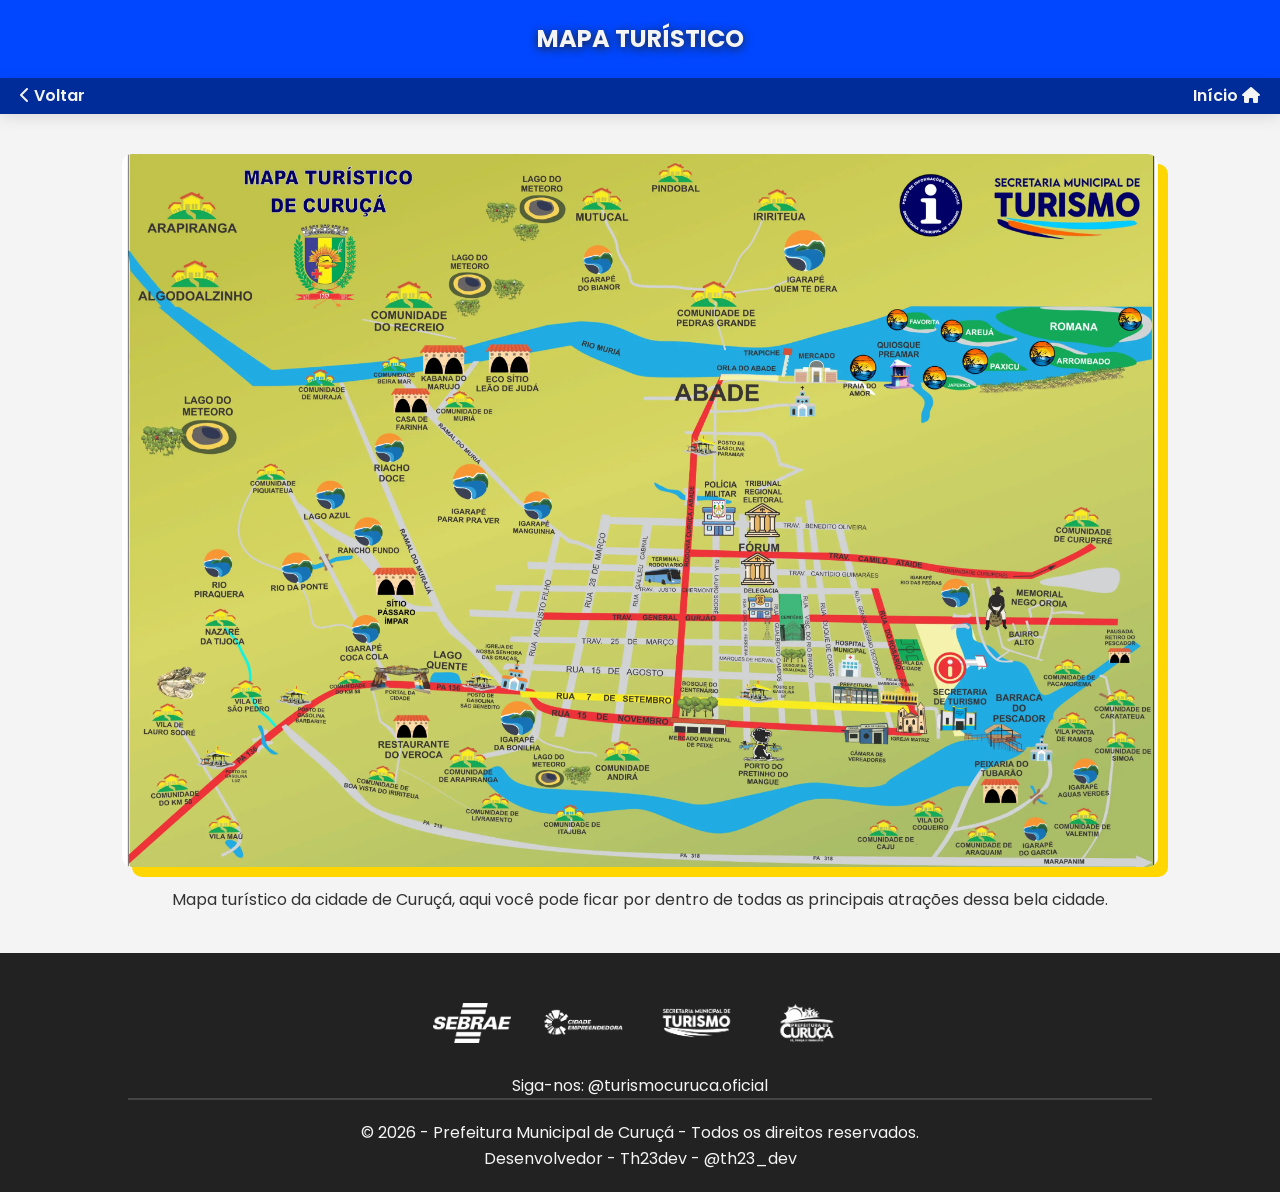
<file: pages/mapa_turistico.html>
<!DOCTYPE html>
<html lang="pt-br">

<head>
   <meta charset="UTF-8">
   <meta name="viewport" content="width=device-width, initial-scale=1.0">
   <title>Turismo Curuçá - Portal</title>
   <link href="https://cdnjs.cloudflare.com/ajax/libs/font-awesome/6.0.0/css/all.min.css" rel="stylesheet">
   <link rel="stylesheet" href="../css/conexao.css">
</head>

<body>

   <nav class="back-nav">
      <div class="text-box">
         <h1>Mapa Turístico</h1>
      </div>
      <div class="btn-box">
         <a href="menu.html" class="btn-voltar">
            <i class="fas fa-chevron-left"></i> Voltar
         </a>
         <a href="../index.html" class="btn-voltar">
            Início <i class="fas fa-house"></i>
         </a>
      </div>
   </nav>

   <main>
      <section id="map-section">
         <img src="../imgs/logos-bg/mapa_turistico.webp" alt="Mapa Turístico" id="map">
         <p>Mapa turístico da cidade de Curuçá, aqui você pode ficar por dentro de todas as principais atrações dessa
            bela cidade.</p>
      </section>
   </main>

   <footer>
      <div class="footer-logos">
         <img src="../imgs/logos-bg/logo-sebrae.webp" alt="sebrae">
         <img src="../imgs/logos-bg/logo-cidade-empreendedora.webp" alt="cidade empreendedora">
         <img src="../imgs/logos-bg/logo-sec-turismo.webp" alt="secretaria de turismo Curuçá">
         <img src="../imgs/logos-bg/logo-prefeitura-curuca.webp" alt="prefeitura de Curuçá">
      </div>
      <div class="social-links">
         <p>Siga-nos: @turismocuruca.oficial</p>
      </div>
      <hr style="border: 0.5px solid #444; margin-bottom: 20px;">
      <p>&copy; 2026 - Prefeitura Municipal de Curuçá - Todos os direitos reservados.</p>
      <p>Desenvolvedor - Th23dev - @th23_dev</p>
   </footer>

</body>
<script src="../js/script.js"></script>
</html>
</file>
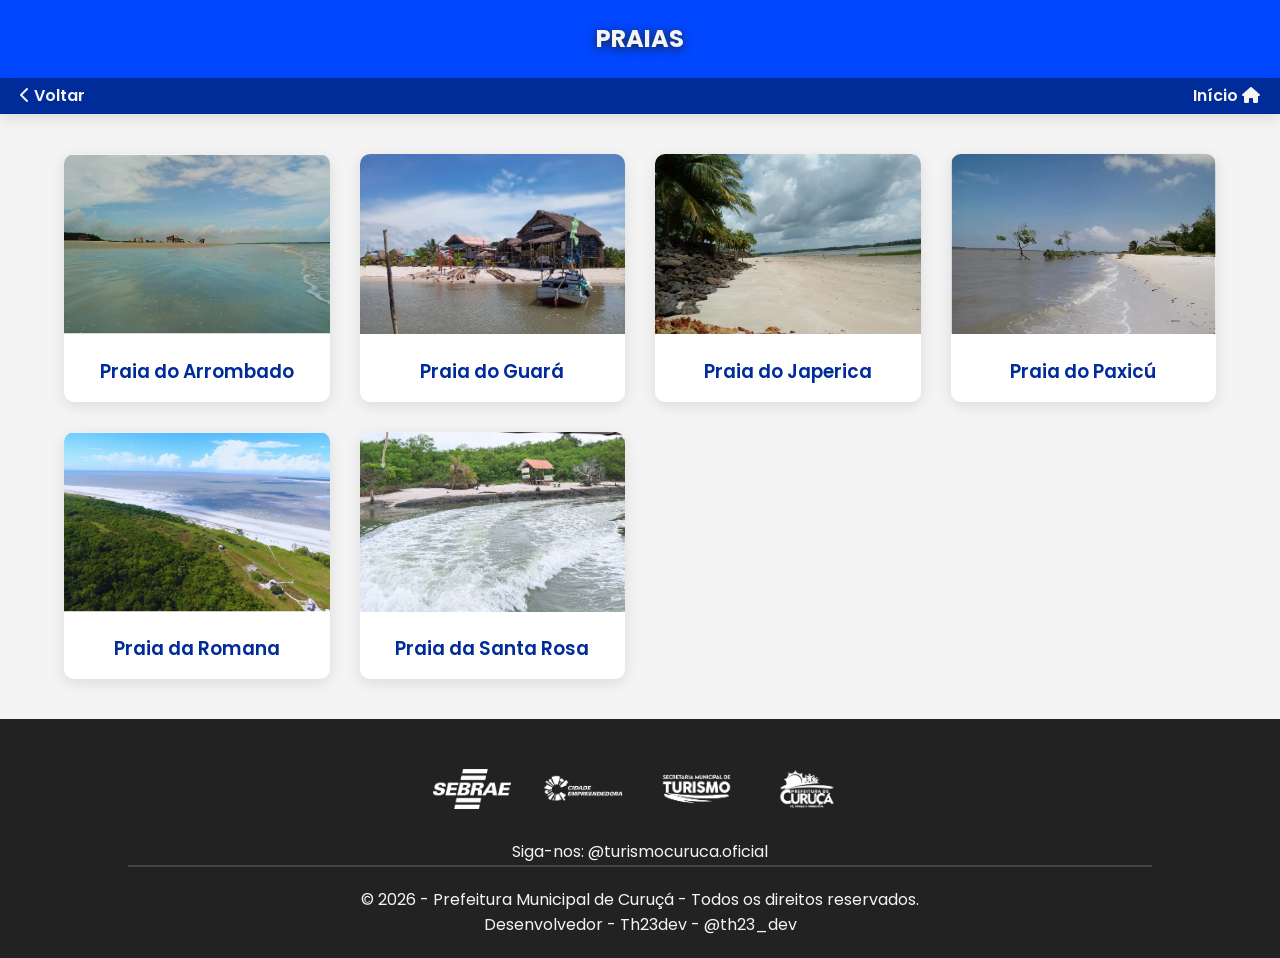
<file: pages/praias.html>
<!DOCTYPE html>
<html lang="pt-br">

<head>
   <meta charset="UTF-8">
   <meta name="viewport" content="width=device-width, initial-scale=1.0">
   <title>Turismo Curuçá - Portal</title>
   <link href="https://cdnjs.cloudflare.com/ajax/libs/font-awesome/6.0.0/css/all.min.css" rel="stylesheet">
   <link rel="stylesheet" href="../css/conexao.css">
</head>

<body>

   <nav class="back-nav">
      <div class="text-box">
         <h1>Praias</h1>
      </div>
      <div class="btn-box">
         <a href="menu.html" class="btn-voltar">
            <i class="fas fa-chevron-left"></i> Voltar
         </a>
         <a href="../index.html" class="btn-voltar">
            Início <i class="fas fa-house"></i>
         </a>
      </div>
   </nav>

   <main>
      <!-- Catálogo de prais -->
      <section class="catalogo">
         <div class="cards-grid">
            <div class="card" onclick="openModal('arrombado')">
               <img src="../imgs/praias/arrombado.webp" alt="Praia do Arrombado">
               <h3>Praia do Arrombado</h3>
            </div>

            <div class="card" onclick="openModal('guara')">
               <img src="../imgs/praias/guara/guara.webp" alt="Praia do Guará">
               <h3>Praia do Guará</h3>
            </div>

            <div class="card" onclick="openModal('japerica')">
               <img src="../imgs/praias/japerica.webp" alt="Praia do Japerica">
               <h3>Praia do Japerica</h3>
            </div>

            <div class="card" onclick="openModal('paxicu')">
               <img src="../imgs/praias/paxicu.webp" alt="Praia do Paxicú">
               <h3>Praia do Paxicú</h3>
            </div>

            <div class="card" onclick="openModal('romana')">
               <img src="../imgs/praias/romana/romana.webp" alt="Praia da Romana">
               <h3>Praia da Romana</h3>
            </div>

            <div class="card" onclick="openModal('santa-rosa')">
               <img src="../imgs/praias/santa-rosa/santa-rosa.webp" alt="Praia da Santa Rosa">
               <h3>Praia da Santa Rosa</h3>
            </div>
      </section>

      <!-- Modais -->
      <div id="modal-arrombado" class="modal">
         <div class="modal-box">
            <span class="close" onclick="closeModal('arrombado')">&times;</span>
            <div class="image-carousel">
               <div class="carousel-images">
                  <div class="carousel-image" style="background-image: url('../imgs/praias/arrombado.webp');"></div>
               </div>
               <button class="carousel-btn prev" onclick="prevImage('arrombado')">&#10094;</button>
               <button class="carousel-btn next" onclick="nextImage('arrombado')">&#10095;</button>
               <div class="carousel-indicators">
               </div>
            </div>
            <div class="text-box">
               <h2>Praia do Arrombado</h2>
               <p>Habitada por pescadores, com uma extensão aproximada de 2 km.

                  Realiza-se a travessia em cerca de 1h10m, saindo da Orla do Abade.

                  Não possui infraestrutura de hospedagem, alimentos e bebidas.</p>
            </div>
         </div>
      </div>

      <div id="modal-guara" class="modal">
         <div class="modal-box">
            <span class="close" onclick="closeModal('guara')">&times;</span>
            <div class="image-carousel">
               <div class="carousel-images">
                  <div class="carousel-image" style="background-image: url('../imgs/praias/guara/guara.webp');"></div>
                  <div class="carousel-image" style="background-image: url('../imgs/praias/guara/guara1.webp');"></div>
                  <div class="carousel-image" style="background-image: url('../imgs/praias/guara/guara2.webp');"></div>
               </div>
               <button class="carousel-btn prev" onclick="prevImage('guara')">&#10094;</button>
               <button class="carousel-btn next" onclick="nextImage('guara')">&#10095;</button>
               <div class="carousel-indicators">
               </div>
            </div>
            <div class="text-box">
               <h2>Praia do Guará</h2>
               <p>A Praia do Guará está localizada no litoral Curuçaense.
                  Realiza-se a travessia em cerca de 1h45m, saindo da Orla do abade.
                  Não possui infraestrutura de hospedagem, alimentos e bebidas.</p>
            </div>
         </div>
      </div>

      <div id="modal-japerica" class="modal">
         <div class="modal-box">
            <span class="close" onclick="closeModal('japerica')">&times;</span>
            <div class="image-carousel">
               <div class="carousel-images">
                  <div class="carousel-image" style="background-image: url('../imgs/praias/japerica.webp');"></div>
               </div>
               <button class="carousel-btn prev" onclick="prevImage('japerica')">&#10094;</button>
               <button class="carousel-btn next" onclick="nextImage('japerica')">&#10095;</button>
               <div class="carousel-indicators">
               </div>
            </div>
            <div class="text-box">
               <h2>Praia do Japerica</h2>
               <p>A Praia do Japerica possui uma extensão de aproximadamente 1 km.
                  Realiza-se a travessia em cerca de 30m, saindo da Orla do abade.
                  Não possui infraestrutura de hospedagem, alimentos e bebidas.
               </p>
            </div>
         </div>
      </div>

      <div id="modal-paxicu" class="modal">
         <div class="modal-box">
            <span class="close" onclick="closeModal('paxicu')">&times;</span>
            <div class="image-carousel">
               <div class="carousel-images">
                  <div class="carousel-image" style="background-image: url('../imgs/praias/paxicu.webp');"></div>
               </div>
               <button class="carousel-btn prev" onclick="prevImage('paxicu')">&#10094;</button>
               <button class="carousel-btn next" onclick="nextImage('paxicu')">&#10095;</button>
               <div class="carousel-indicators">
               </div>
            </div>
            <div class="text-box">
               <h2>Praia do Paxicú</h2>
               <p>A Praia possui uma extensão de aproximadamente 2 km, com faixa de areia fina e vegetação litorânea.
                  Realiza-se a travessia em cerca de 1h, saindo da Orla do abade.
                  Não possui infraestrutura de hospedagem, alimentos e bebidas. </p>
            </div>
         </div>
      </div>

      <div id="modal-romana" class="modal">
         <div class="modal-box">
            <span class="close" onclick="closeModal('romana')">&times;</span>
            <div class="image-carousel">
               <div class="carousel-images">
                  <div class="carousel-image" style="background-image: url('../imgs/praias/romana/romana.webp');"></div>
                  <div class="carousel-image" style="background-image: url('../imgs/praias/romana/romana1.webp');">
                  </div>
                  <div class="carousel-image" style="background-image: url('../imgs/praias/romana/romana2.webp');">
                  </div>
                  <div class="carousel-image" style="background-image: url('../imgs/praias/romana/romana3.webp');">
                  </div>
                  <div class="carousel-image" style="background-image: url('../imgs/praias/romana/romana4.webp');">
                  </div>
               </div>
               <button class="carousel-btn prev" onclick="prevImage('romana')">&#10094;</button>
               <button class="carousel-btn next" onclick="nextImage('romana')">&#10095;</button>
               <div class="carousel-indicators">
               </div>
            </div>
            <div class="text-box">
               <h2>Praia da Romana</h2>
               <p>Habitada por pescadores, com uma extensão aproximada de 11 km.
                  Realiza-se a travessia em cerca de 1h30m, saindo da Orla do Abade.
                  Não possui infraestrutura de hospedagem, alimentos e bebidas.</p>
            </div>
         </div>
      </div>

      <div id="modal-santa-rosa" class="modal">
         <div class="modal-box">
            <span class="close" onclick="closeModal('santa-rosa')">&times;</span>
            <div class="image-carousel">
               <div class="carousel-images">
                  <div class="carousel-image"
                     style="background-image: url('../imgs/praias/santa-rosa/santa-rosa.webp');"></div>
                  <div class="carousel-image"
                     style="background-image: url('../imgs/praias/santa-rosa/santa-rosa1.webp');"></div>
                  <div class="carousel-video">
                     <video controls>
                        <source src="../imgs/praias/santa-rosa/santa-rosa-video1.webm" type="video/mp4">
                        Seu navegador não suporta o elemento de vídeo.
                     </video>
                  </div>
               </div>
               <button class="carousel-btn prev" onclick="prevImage('santa-rosa')">&#10094;</button>
               <button class="carousel-btn next" onclick="nextImage('santa-rosa')">&#10095;</button>
               <div class="carousel-indicators">
               </div>
            </div>
            <div class="text-box">
               <h2>Praia da Santa Rosa</h2>
               <p>A Praia da Santa Rosa possui uma extensão de aproximadamente 1 km, com faixa de areia fina e vegetação
                  litorânea.
                  Realiza-se a travessia em cerca de 1h30m, saindo da Orla do Abade.
                  Não possui infraestrutura de hospedagem, alimentos e bebidas. </p>
            </div>
         </div>

   </main>

   <footer>
      <div class="footer-logos">
         <img src="../imgs/logos-bg/logo-sebrae.webp" alt="sebrae">
         <img src="../imgs/logos-bg/logo-cidade-empreendedora.webp" alt="cidade empreendedora">
         <img src="../imgs/logos-bg/logo-sec-turismo.webp" alt="secretaria de turismo Curuçá">
         <img src="../imgs/logos-bg/logo-prefeitura-curuca.webp" alt="prefeitura de Curuçá">
      </div>
      <div class="social-links">
         <p>Siga-nos: @turismocuruca.oficial</p>
      </div>
      <hr style="border: 0.5px solid #444; margin-bottom: 20px;">
      <p>&copy; 2026 - Prefeitura Municipal de Curuçá - Todos os direitos reservados.</p>
      <p>Desenvolvedor - Th23dev - @th23_dev</p>
   </footer>

</body>
<script src="../js/script.js"></script>
<script src="../js/catalogo.js"></script>

</html>
</file>
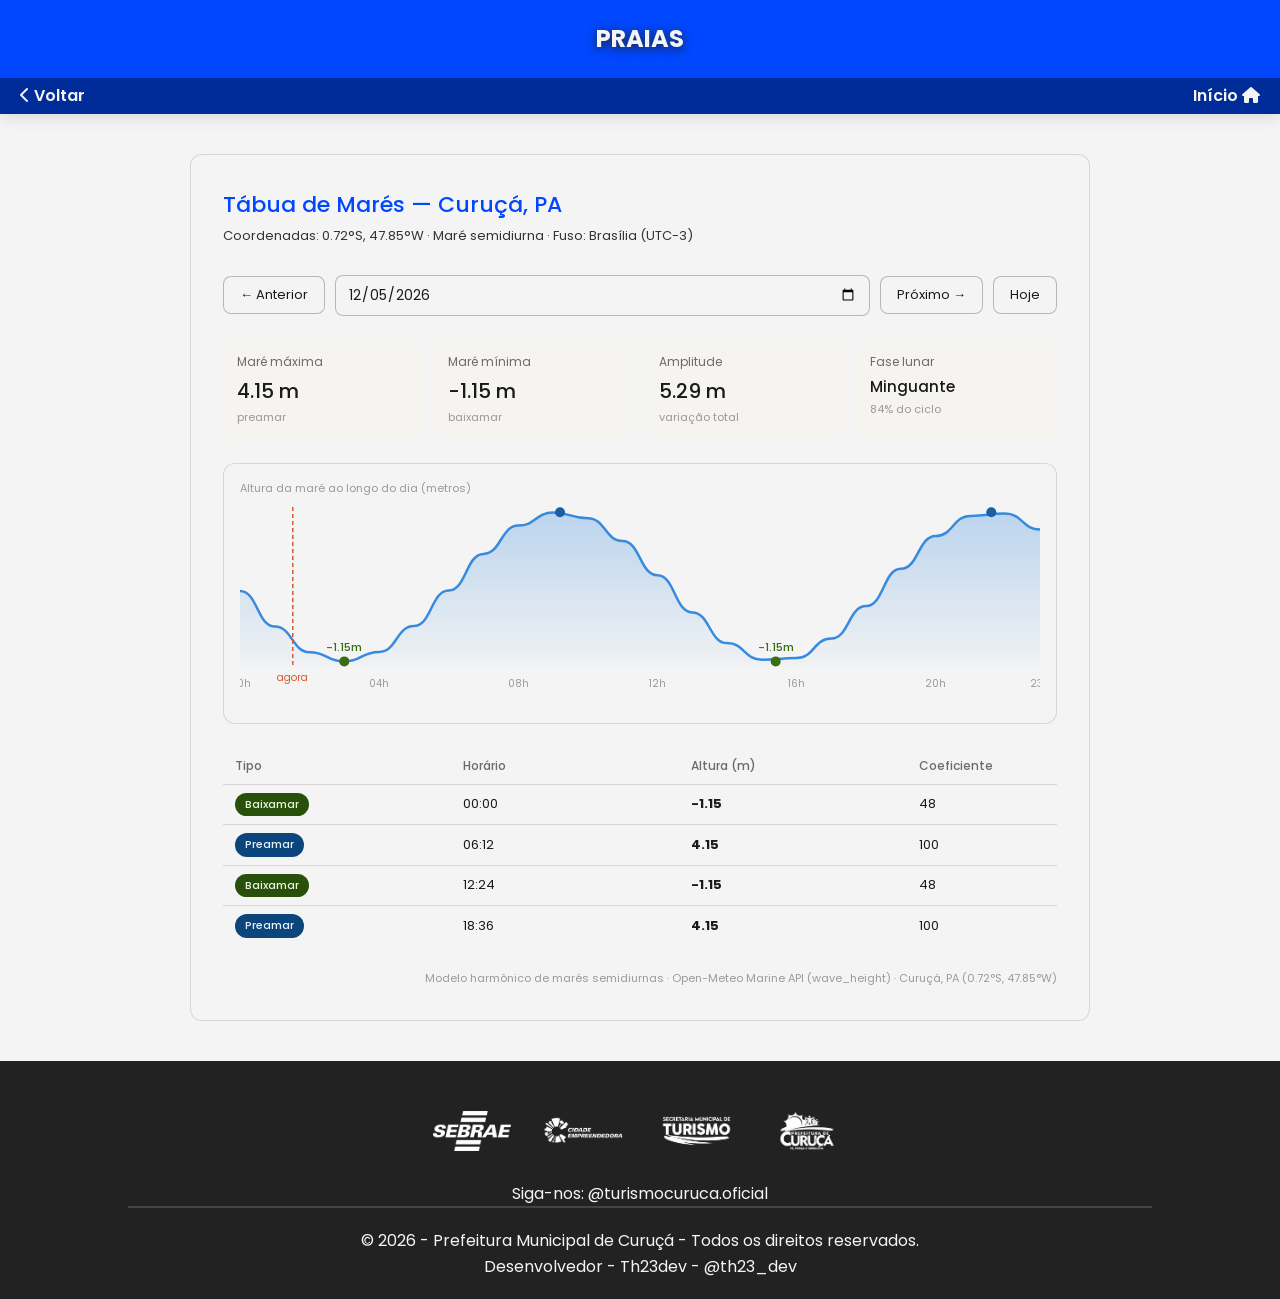
<file: pages/tabua_de_mare.html>
<!DOCTYPE html>
<html lang="pt-BR">

<head>
   <meta charset="UTF-8" />
   <meta name="viewport" content="width=device-width, initial-scale=1.0" />
   <title>Tábua de Marés — Curuçá, PA</title>
   <link href="https://cdnjs.cloudflare.com/ajax/libs/font-awesome/6.0.0/css/all.min.css" rel="stylesheet">
   <link rel="stylesheet" href="../css/conexao.css">
   <link rel="stylesheet" href="../css/tabua_de_mare.css">
</head>

<body>

   <nav class="back-nav">
      <div class="text-box">
         <h1>Praias</h1>
      </div>
      <div class="btn-box">
         <a href="menu.html" class="btn-voltar">
            <i class="fas fa-chevron-left"></i> Voltar
         </a>
         <a href="../index.html" class="btn-voltar">
            Início <i class="fas fa-house"></i>
         </a>
      </div>
   </nav>

   <main class="main-content">
      <section>
         <div class="container">
            <header>
               <h1>Tábua de Marés — Curuçá, PA</h1>
               <p>Coordenadas: 0.72°S, 47.85°W · Maré semidiurna · Fuso: Brasília (UTC-3)</p>
            </header>

            <div class="date-nav">
               <button class="btn" id="btn-prev">← Anterior</button>
               <input type="date" id="date-input" />
               <button class="btn" id="btn-next">Próximo →</button>
               <button class="btn" id="btn-hoje">Hoje</button>
            </div>

            <div id="stats-grid" class="stats-grid"></div>

            <div class="chart-container">
               <div class="chart-label">Altura da maré ao longo do dia (metros)</div>
               <div id="chart-area"></div>
            </div>

            <table class="tide-table">
               <thead>
                  <tr>
                     <th>Tipo</th>
                     <th>Horário</th>
                     <th>Altura (m)</th>
                     <th>Coeficiente</th>
                  </tr>
               </thead>
               <tbody id="tide-tbody"></tbody>
            </table>

            <p class="source">
               Modelo harmônico de marés semidiurnas · Open-Meteo Marine API (wave_height) ·
               Curuçá, PA (0.72°S, 47.85°W)
            </p>
         </div>
      </section>
   </main>

   <footer>
      <div class="footer-logos">
         <img src="../imgs/logos-bg/logo-sebrae.webp" alt="sebrae">
         <img src="../imgs/logos-bg/logo-cidade-empreendedora.webp" alt="cidade empreendedora">
         <img src="../imgs/logos-bg/logo-sec-turismo.webp" alt="secretaria de turismo Curuçá">
         <img src="../imgs/logos-bg/logo-prefeitura-curuca.webp" alt="prefeitura de Curuçá">
      </div>
      <div class="social-links">
         <p>Siga-nos: @turismocuruca.oficial</p>
      </div>
      <hr style="border: 0.5px solid #444; margin-bottom: 20px;">
      <p>&copy; 2026 - Prefeitura Municipal de Curuçá - Todos os direitos reservados.</p>
      <p>Desenvolvedor - Th23dev - @th23_dev</p>
   </footer>
</body>
<script src="../js/script.js"></script>
<script src="../js/api_tabua_de_mare.js"></script>

</html>
</file>
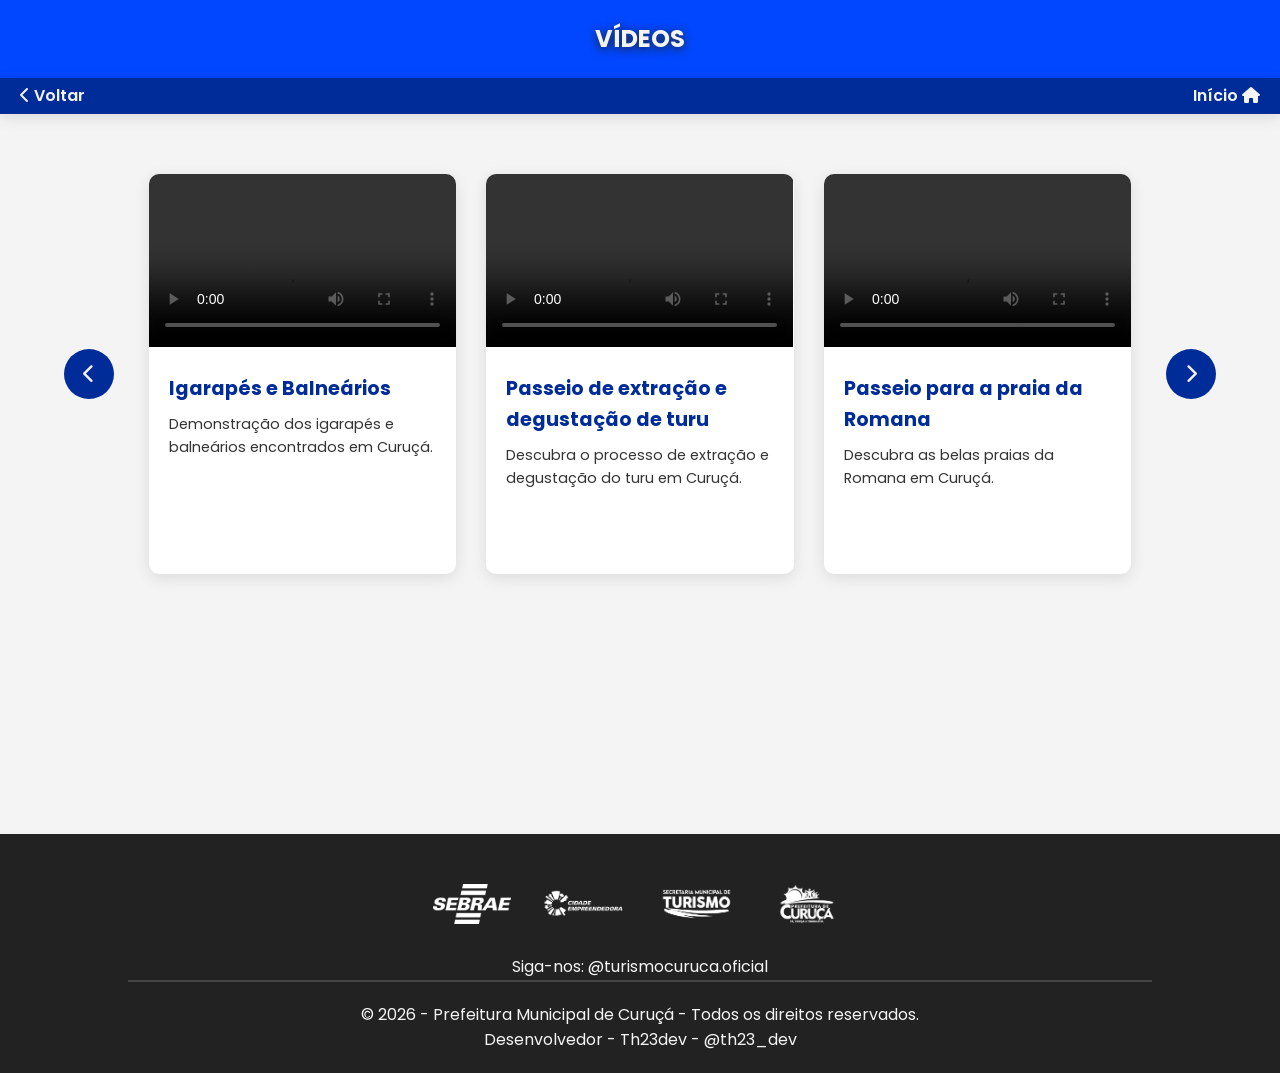
<file: pages/videos.html>
<!DOCTYPE html>
<html lang="pt-br">

<head>
   <meta charset="UTF-8">
   <meta name="viewport" content="width=device-width, initial-scale=1.0">
   <title>Turismo Curuçá - Portal</title>
   <link href="https://cdnjs.cloudflare.com/ajax/libs/font-awesome/6.0.0/css/all.min.css" rel="stylesheet">
   <link rel="stylesheet" href="../css/conexao.css">
</head>

<body>

   <nav class="back-nav">
      <div class="text-box">
         <h1>Vídeos</h1>
      </div>
      <div class="btn-box">
         <a href="menu.html" class="btn-voltar">
            <i class="fas fa-chevron-left"></i> Voltar
         </a>
         <a href="../index.html" class="btn-voltar">
            Início <i class="fas fa-house"></i>
         </a>
      </div>
   </nav>

   <main>
      <section class="video-carousel-section">
         <div class="carousel-container">
            <button class="carousel-btn prev" id="prevBtn">
               <i class="fas fa-chevron-left"></i>
            </button>

            <div class="carousel-track-container">
               <ul class="carousel-track">
                  <li class="carousel-slide">
                     <div class="video-card">
                        <video src="https://mapaturisticointerativocuruca.my.canva.site/totem-site/_assets/video/e4d4345d6b1c153af640bb29a475d7b9.mp4" controls preload></video>
                        <div class="video-info">
                           <h3>Igarapés e Balneários</h3>
                           <p>Demonstração dos igarapés e balneários encontrados em Curuçá.</p>
                        </div>
                     </div>
                  </li>

                  <li class="carousel-slide">
                     <div class="video-card">
                        <video src="https://mapaturisticointerativocuruca.my.canva.site/totem-site/_assets/video/d07d7bdf3df5607283c7d408e5196ef9.mp4" controls preload></video>
                        <div class="video-info">
                           <h3>Passeio de extração e degustação de turu</h3>
                           <p>Descubra o processo de extração e degustação do turu em Curuçá.</p>
                        </div>
                     </div>
                  </li>

                  <li class="carousel-slide">
                     <div class="video-card">
                        <video src="https://mapaturisticointerativocuruca.my.canva.site/totem-site/_assets/video/beda8eb2802463fcbf335af56addc358.mp4" controls preload></video>
                        <div class="video-info">
                           <h3>Passeio para a praia da Romana</h3>
                           <p>Descubra as belas praias da Romana em Curuçá.</p>
                        </div>
                     </div>
                  </li>

                  <li class="carousel-slide">
                     <div class="video-card">
                        <video src="https://mapaturisticointerativocuruca.my.canva.site/totem-site/_assets/video/6bd0bf1aa85b94002812ab2898bd5c31.mp4" controls preload></video>
                        <div class="video-info">
                           <h3>Praias de Curuçá</h3>
                           <p>Descubra a beleza das praias de Curuçá.</p>
                        </div>
                     </div>
                  </li>

                  <li class="carousel-slide">
                     <div class="video-card">
                        <video src="https://mapaturisticointerativocuruca.my.canva.site/totem-site/_assets/video/b4e84df212644b4f0e6f0bcc9d9661ee.mp4" controls preload></video>
                        <div class="video-info">
                           <h3>Vídeo institucional</h3>
                           <p>Conheça a Prefeitura Municipal de Curuçá e seus serviços.</p>
                        </div>
                     </div>
                  </li>

               </ul>
            </div>

            <button class="carousel-btn next" id="nextBtn">
               <i class="fas fa-chevron-right"></i>
            </button>
         </div>
      </section>
   </main>

   <footer>
      <div class="footer-logos">
         <img src="../imgs/logos-bg/logo-sebrae.webp" alt="sebrae">
         <img src="../imgs/logos-bg/logo-cidade-empreendedora.webp" alt="cidade empreendedora">
         <img src="../imgs/logos-bg/logo-sec-turismo.webp" alt="secretaria de turismo Curuçá">
         <img src="../imgs/logos-bg/logo-prefeitura-curuca.webp" alt="prefeitura de Curuçá">
      </div>
      <div class="social-links">
         <p>Siga-nos: @turismocuruca.oficial</p>
      </div>
      <hr style="border: 0.5px solid #444; margin-bottom: 20px;">
      <p>&copy; 2026 - Prefeitura Municipal de Curuçá - Todos os direitos reservados.</p>
      <p>Desenvolvedor - Th23dev - @th23_dev</p>
   </footer>

</body>
<script src="../js/script.js"></script>
<script src="../js/videos.js"></script>

</html>
</file>
<file: css/conexao.css>
@import url('style.css');
@import url('menu.css');
@import url('video.css');
@import url('mapa.css');
@import url('contatos_uteis.css');
@import url('catalogo.css');
@import url('barraca_pescador.css');
@import url('cat.css');
@import url('tabua_de_mare.css');

/* fonts */
@import url('https://fonts.googleapis.com/css2?family=Bpmf+Huninn&family=JetBrains+Mono:ital,wght@0,100..800;1,100..800&family=League+Gothic&family=Poppins:ital,wght@0,100;0,200;0,300;0,400;0,500;0,600;0,700;0,800;0,900;1,100;1,200;1,300;1,400;1,500;1,600;1,700;1,800;1,900&display=swap');
</file>
<file: css/tabua_de_mare.css>
:root {
   --bg-secondary: #f5f4f0;
   --text: #1a1a18;
   --text-muted: #6b6b67;
   --text-hint: #9a9a96;
   --border: rgba(0, 0, 0, 0.12);
   --border-strong: rgba(0, 0, 0, 0.25);
   --blue-fill: #E6F1FB;
   --blue-text: #0C447C;
   --blue-mid: #378ADD;
   --green-fill: #EAF3DE;
   --green-text: #27500A;
   --accent: #D85A30;
   --radius-md: 8px;
   --radius-lg: 12px;
}

.main-content .container {
   max-width: 900px;
   margin: 0 auto;
   background: var(--bg);
   border-radius: var(--radius-lg);
   border: 0.5px solid var(--border);
   padding: 2rem;
}

header {
   margin-bottom: 1.75rem;
}

header h1 {
   font-size: 22px;
   font-weight: 500;
   color: var(--primary-color);
}

header p {
   font-size: 13px;
   color: var(--text-color);
   margin-top: 4px;
}

.date-nav {
   display: flex;
   align-items: center;
   gap: 10px;
   margin-bottom: 1.5rem;
   flex-wrap: wrap;
}

input[type="date"] {
   flex: 1;
   min-width: 160px;
   padding: 8px 12px;
   font-size: 14px;
   border: 0.5px solid var(--border-strong);
   border-radius: var(--radius-md);
   background: var(--bg);
   color: var(--text);
   outline: none;
   width: 100%;
   box-sizing: border-box;
}

input[type="date"]:focus {
   box-shadow: 0 0 0 2px var(--primary-color);
}

.btn {
   padding: 8px 16px;
   font-size: 13px;
   cursor: pointer;
   border: 0.5px solid var(--border-strong);
   background: var(--bg);
   color: var(--text);
   border-radius: var(--radius-md);
   transition: background 0.15s;
}

.btn:hover {
   background: var(--bg-secondary);
}

.btn:active {
   transform: scale(0.98);
}

.stats-grid {
   display: grid;
   grid-template-columns: repeat(auto-fit, minmax(130px, 1fr));
   gap: 10px;
   margin-bottom: 1.5rem;
}

.stat-card {
   background: var(--bg-secondary);
   border-radius: var(--radius-md);
   padding: 12px 14px;
}

.stat-card .label {
   font-size: 12px;
   color: var(--text-muted);
   margin-bottom: 4px;
}

.stat-card .value {
   font-size: 20px;
   font-weight: 500;
   color: var(--text);
}

.stat-card .sub {
   font-size: 11px;
   color: var(--text-hint);
   margin-top: 2px;
}

.chart-container {
   border: 0.5px solid var(--border);
   border-radius: var(--radius-lg);
   padding: 16px;
   margin-bottom: 1.5rem;
   background: var(--bg);
}

.chart-label {
   font-size: 11px;
   color: var(--text-hint);
   margin-bottom: 10px;
}

#chart-area {
   position: relative;
   height: 200px;
   width: 100%;
}

.tide-table {
   width: 100%;
   border-collapse: collapse;
   font-size: 13px;
   table-layout: fixed;
   overflow-x: auto;
   display: block;
}

.tide-table thead,
.tide-table tbody,
.tide-table tr {
   display: table;
   width: 100%;
   table-layout: fixed;
}

.tide-table th,
.tide-table td {
   text-align: left;
   padding: 8px 12px;
   border-bottom: 0.5px solid var(--border);
   word-break: break-word;
   white-space: normal;
}

.tide-table th {
   font-weight: 500;
   color: var(--text-muted);
   font-size: 12px;
}

.tide-table td {
   color: var(--text);
}

.tide-table tr:last-child td {
   border-bottom: none;
}

.tide-table th:nth-child(4),
.tide-table td:nth-child(4) {
   width: 18%;
}
.badge {
   display: inline-block;
   padding: 3px 10px;
   border-radius: 20px;
   font-size: 11px;
   font-weight: 500;
}

.badge-alta {
   color: var(--blue-fill);
   background-color: var(--blue-text);
}

.badge-baixa {
   color: var(--green-fill);
   background-color: var(--green-text);
}

.source {
   font-size: 11px;
   color: var(--text-hint);
   margin-top: 1.5rem;
   text-align: right;
}

.loading {
   text-align: center;
   padding: 2rem;
   color: var(--text-muted);
   font-size: 14px;
}

/* Responsividade para dispositivos em modo horizontal */
@media (max-width: 1024px) and (orientation: landscape) and (max-height: 600px) {
   .main-content .container {
      max-width: 95%;
      padding: 1rem;
   }

   header h1 {
      font-size: 20px;
   }

   header p {
      font-size: 12px;
   }

   .date-nav {
      gap: 8px;
   }

   .date-nav button {
      padding: 8px 12px;
      font-size: 12px;
   }
}

@media (max-width: 768px) {
   .main-content .container {
      padding: 1rem;
   }

   header {
      padding: 0;
   }

   header h1 {
      font-size: 20px;
   }

   header p {
      font-size: 13px;
   }

   .date-nav {
      flex-direction: column;
      align-items: stretch;
      gap: 12px;
   }

   input[type="date"],
   .btn {
      width: 100%;
   }

   .btn {
      justify-content: center;
      padding: 10px 14px;
   }

   .stats-grid {
      grid-template-columns: 1fr;
      gap: 12px;
   }

   .chart-container {
      padding: 14px;
   }

   #chart-area {
      height: 180px;
   }

   .tide-table {
      font-size: 12px;
   }

   .tide-table th,
   .tide-table td {
      padding: 10px 8px;
   }

   .source {
      text-align: center;
      margin-top: 1rem;
   }
}
</file>
